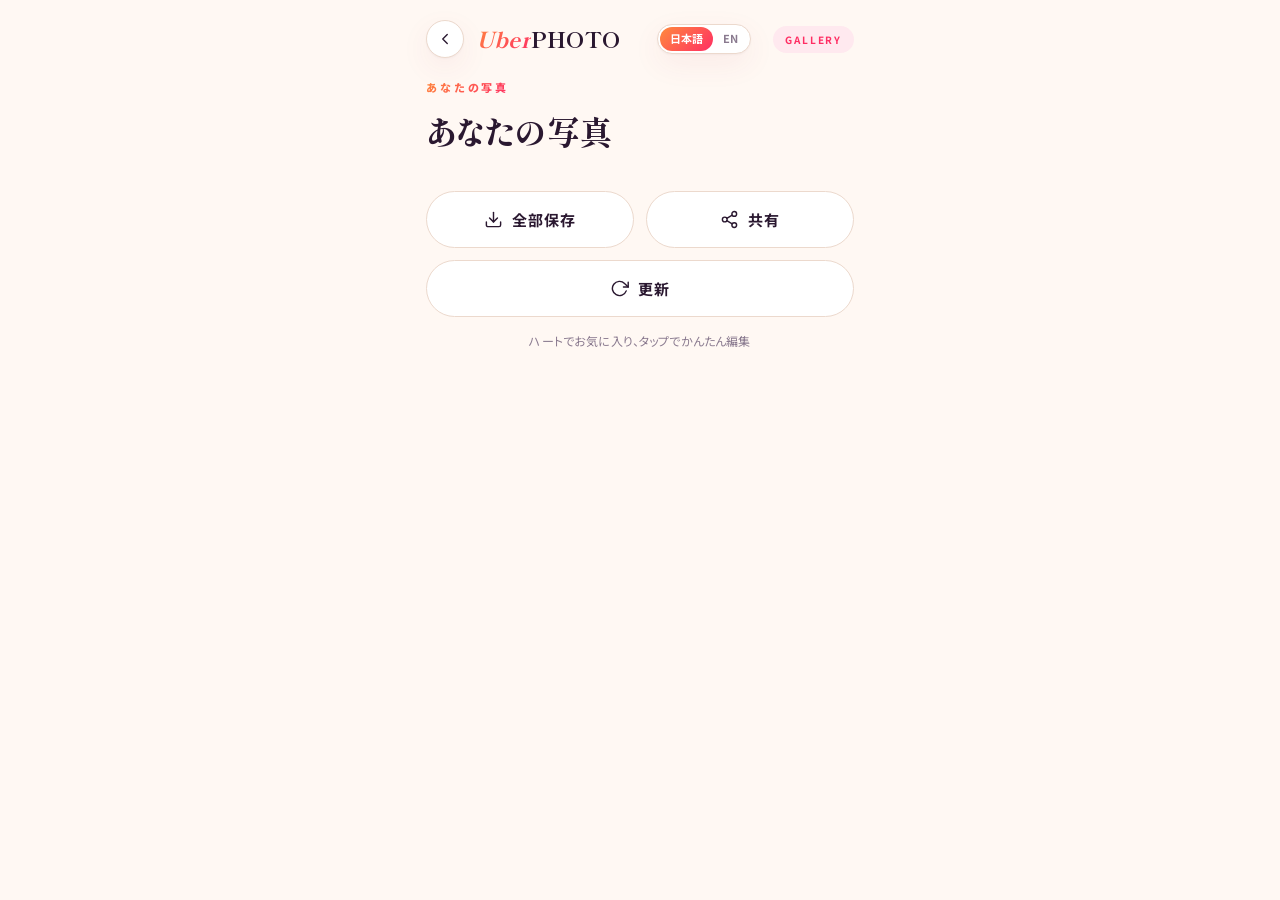
<file: static/gallery.html>
<!DOCTYPE html>
<html lang="ja">
<head>
  <meta charset="UTF-8">
  <meta name="viewport" content="width=device-width, initial-scale=1, viewport-fit=cover">
  <meta name="theme-color" content="#fff8f3">
  <link rel="manifest" href="/static/manifest.json">
  <title>UberPHOTO — ギャラリー</title>
  <link rel="preconnect" href="https://fonts.googleapis.com">
  <link rel="preconnect" href="https://fonts.gstatic.com" crossorigin>
  <link href="https://fonts.googleapis.com/css2?family=Shippori+Mincho:wght@500;600;700;800&family=Noto+Sans+JP:wght@400;500;700&display=swap" rel="stylesheet">
  <link rel="stylesheet" href="/static/css/app.css">
</head>
<body>
  <div class="app">
    <div class="topbar">
      <a class="navback" href="/" aria-label="ホームに戻る" data-i18n-aria="nav_back"><i data-icon="back" data-size="18"></i></a>
      <a class="logo" href="/"><span class="u">Uber</span>PHOTO</a>
      <div class="badge">Gallery</div>
    </div>

    <section id="gallery-view">
      <p class="eyebrow" data-i18n="g_eyebrow">Your photos</p>
      <h1 id="title" data-i18n="g_title">あなたの写真</h1>
      <p class="sub" id="meta"></p>
      <div id="empty" class="card center muted hidden" data-i18n="g_empty">まだ写真が届いていません。撮影が終わるとここに表示されます。</div>
      <div class="grid" id="grid"></div>
      <button class="btn brand fav-save hidden" id="downloadFavBtn" style="margin-top:20px"><i data-icon="heart" data-size="18"></i> <span id="favCount" data-i18n="g_save_fav">お気に入りを保存</span></button>
      <div class="btn-row" id="actions" style="margin-top:12px">
        <button class="btn secondary" id="downloadAllBtn"><i data-icon="download" data-size="18"></i> <span data-i18n="g_save_all">全部保存</span></button>
        <button class="btn secondary" id="shareBtn"><i data-icon="share" data-size="18"></i> <span data-i18n="g_share">共有</span></button>
      </div>
      <button class="btn secondary" id="refreshBtn" style="margin-top:12px"><i data-icon="refresh" data-size="18"></i> <span data-i18n="g_refresh">更新</span></button>
      <p class="muted center" style="font-size:12px;margin-top:14px" data-i18n="g_hint">ハートでお気に入り、タップでかんたん編集</p>
    </section>

    <!-- editor -->
    <section id="editor-view" class="hidden editor">
      <p class="eyebrow" data-i18n="g_edit_eyebrow">Edit</p>
      <h1 data-i18n="g_edit_h1">かんたん編集</h1>
      <canvas id="canvas"></canvas>
      <div class="slider-row"><label><i data-icon="sparkles" data-size="15"></i><span data-i18n="g_brightness">明るさ</span></label><input type="range" id="brightness" min="50" max="150" value="100"></div>
      <div class="slider-row"><label><i data-icon="image" data-size="15"></i><span data-i18n="g_contrast">コントラスト</span></label><input type="range" id="contrast" min="50" max="150" value="100"></div>
      <div class="slider-row"><label><i data-icon="heart" data-size="15"></i><span data-i18n="g_saturate">彩度</span></label><input type="range" id="saturate" min="0" max="200" value="100"></div>
      <div class="slider-row"><label><i data-icon="zap" data-size="15"></i><span data-i18n="g_warmth">暖かみ</span></label><input type="range" id="warmth" min="-50" max="50" value="0"></div>
      <button class="btn brand" id="downloadBtn"><i data-icon="download" data-size="18"></i> <span data-i18n="g_save_this">この写真を保存</span></button>
      <button class="btn secondary" id="backBtn" data-i18n="g_back">ギャラリーに戻る</button>
    </section>
  </div>

  <script src="/static/js/icons.js"></script>
  <script src="/static/js/i18n.js"></script>
  <script src="/static/js/common.js"></script>
  <script src="/static/js/gallery.js"></script>
</body>
</html>
</file>
<file: static/css/app.css>
/* ============================================================
   UberPHOTO — "Golden Hour Travel" theme
   Vibrant, warm, premium. Light base + sunset gradients.
   ============================================================ */
:root {
  --bg: #fff8f3;
  --bg-warm: #fdeadf;
  --surface: #ffffff;
  --surface-2: #fff3ec;
  --ink: #2a1830;          /* deep plum */
  --ink-soft: #8a7a8f;
  --ink-faint: #b9aebd;
  --line: #f0e3da;
  --line-strong: #ecd9cd;

  --brand1: #ff7a3d;       /* orange */
  --brand2: #ff2e63;       /* pink */
  --gold:   #ffb13c;
  --teal:   #12b3a6;
  --green:  #1fae74;

  --grad-brand: linear-gradient(135deg, #ff8a3d 0%, #ff2e63 100%);
  --grad-sunset: linear-gradient(135deg, #ffc24b 0%, #ff6a3d 48%, #ff2e63 100%);
  --grad-soft: linear-gradient(135deg, #fff0e6, #ffe6ee);

  --radius: 16px;
  --radius-lg: 24px;
  --radius-xl: 30px;
  --shadow: 0 1px 2px rgba(60,20,40,.04), 0 10px 30px rgba(180,60,80,.07);
  --shadow-lg: 0 4px 12px rgba(60,20,40,.08), 0 30px 70px rgba(180,40,70,.16);
  --shadow-brand: 0 12px 28px rgba(255,60,90,.34);
  --serif: "Shippori Mincho", "Times New Roman", serif;
  --sans: "Noto Sans JP", -apple-system, BlinkMacSystemFont, "Segoe UI", sans-serif;
}

* { box-sizing: border-box; -webkit-tap-highlight-color: transparent; }
html { -webkit-text-size-adjust: 100%; }

body {
  margin: 0;
  font-family: var(--sans);
  background: var(--bg);
  color: var(--ink);
  line-height: 1.7;
  font-feature-settings: "palt" 1;
  letter-spacing: .01em;
  overflow-x: hidden;
}

.app {
  max-width: 468px;
  margin: 0 auto;
  min-height: 100vh;
  display: flex;
  flex-direction: column;
  padding: 0 20px 64px;
  padding-bottom: calc(64px + env(safe-area-inset-bottom));
  padding-left: calc(20px + env(safe-area-inset-left));
  padding-right: calc(20px + env(safe-area-inset-right));
  position: relative;
}
.app.wide { max-width: 680px; }

/* accessibility: visible focus + reduced motion */
:focus-visible { outline: 3px solid var(--brand2); outline-offset: 2px; border-radius: 6px; }
@media (prefers-reduced-motion: reduce) {
  *, *::before, *::after { animation-duration: .001ms !important; animation-iteration-count: 1 !important; transition-duration: .001ms !important; }
}

/* ---------- icons ---------- */
.icon-wrap { display: inline-flex; align-items: center; justify-content: center; }
.ic { display: block; }

/* ---------- top bar / logo ---------- */
.topbar {
  display: flex;
  align-items: center;
  gap: 12px;
  padding: 20px 0 14px;
  padding-top: calc(20px + env(safe-area-inset-top));
  position: sticky;
  top: 0;
  background: linear-gradient(var(--bg) 72%, rgba(255,248,243,0));
  z-index: 30;
}
.navback {
  width: 38px; height: 38px; flex-shrink: 0;
  border-radius: 50%; border: 1px solid var(--line-strong);
  background: var(--surface); color: var(--ink);
  display: grid; place-items: center; cursor: pointer;
  box-shadow: var(--shadow); transition: transform .08s;
}
.navback:active { transform: scale(.92); }
a.logo { text-decoration: none; color: var(--ink); }
.logo {
  font-family: var(--serif);
  font-weight: 800;
  font-size: 22px;
  letter-spacing: .01em;
}
.logo .u {
  font-style: italic;
  background: var(--grad-brand);
  -webkit-background-clip: text; background-clip: text;
  -webkit-text-fill-color: transparent;
}
.lang-toggle {
  margin-left: auto;
  display: inline-flex;
  background: var(--surface);
  border: 1px solid var(--line-strong);
  border-radius: 999px;
  padding: 2px;
  box-shadow: var(--shadow);
}
.lang-toggle button {
  border: none; background: transparent; cursor: pointer;
  font-size: 11px; font-weight: 700; color: var(--ink-soft);
  padding: 4px 10px; border-radius: 999px; line-height: 1.4;
  font-family: var(--sans);
}
.lang-toggle button.on { background: var(--grad-brand); color: #fff; }
.lang-toggle + .badge { margin-left: 10px; }
.badge {
  margin-left: auto;
  font-size: 10px;
  letter-spacing: .18em;
  text-transform: uppercase;
  color: var(--brand2);
  background: #ffe9ef;
  border-radius: 999px;
  padding: 5px 12px;
  font-weight: 700;
}

/* ---------- typography ---------- */
.eyebrow {
  font-size: 11px;
  letter-spacing: .26em;
  text-transform: uppercase;
  font-weight: 800;
  margin: 0 0 12px;
  background: var(--grad-brand);
  -webkit-background-clip: text; background-clip: text;
  -webkit-text-fill-color: transparent;
  display: inline-block;
}
h1 {
  font-family: var(--serif);
  font-weight: 800;
  font-size: 33px;
  line-height: 1.34;
  margin: 0 0 12px;
}
h2 {
  font-family: var(--serif);
  font-weight: 700;
  font-size: 21px;
  margin: 0 0 4px;
  letter-spacing: .01em;
}
.section { margin: 40px 0 0; }
.section-head { display: flex; align-items: baseline; justify-content: space-between; margin-bottom: 16px; }
.section-head .more { font-size: 12px; color: var(--brand2); font-weight: 700; letter-spacing: .04em; }
p.sub { color: var(--ink-soft); margin: 0 0 26px; font-size: 15px; }
.muted { color: var(--ink-soft); }
.center { text-align: center; }
.big { font-size: 30px; font-weight: 800; font-family: var(--serif); }
.grad-text {
  background: var(--grad-brand);
  -webkit-background-clip: text; background-clip: text;
  -webkit-text-fill-color: transparent;
}

/* ---------- HERO (landing) ---------- */
.hero {
  position: relative;
  border-radius: var(--radius-xl);
  overflow: hidden;
  margin-top: 4px;
  aspect-ratio: 5/6;
  display: flex;
  align-items: flex-end;
  box-shadow: var(--shadow-lg);
  isolation: isolate;
}
.hero img {
  position: absolute; inset: 0;
  width: 100%; height: 100%; object-fit: cover;
  z-index: -2;
}
.hero::after {  /* sunset duotone wash */
  content: ""; position: absolute; inset: 0; z-index: -1;
  background: linear-gradient(180deg, rgba(42,24,48,.15) 0%, rgba(255,46,99,.28) 55%, rgba(42,24,48,.86) 100%),
              linear-gradient(115deg, rgba(255,138,61,.35), rgba(255,46,99,.30));
  mix-blend-mode: multiply;
}
.hero-inner { padding: 26px 24px 28px; color: #fff; }
.hero .eyebrow { color: #ffd9c2; -webkit-text-fill-color: #ffd9c2; background: none; }
.hero h1 { color: #fff; font-size: 36px; line-height: 1.3; text-shadow: 0 2px 24px rgba(40,10,30,.4); }
.hero p { color: rgba(255,255,255,.92); margin: 6px 0 0; font-size: 14.5px; }

/* ---------- buttons ---------- */
.btn {
  display: flex; align-items: center; justify-content: center; gap: 9px;
  width: 100%;
  padding: 17px 20px;
  border: none;
  border-radius: 999px;
  background: var(--ink);
  color: #fff;
  font-size: 15px;
  font-weight: 700;
  font-family: var(--sans);
  letter-spacing: .06em;
  cursor: pointer;
  margin-top: 18px;
  transition: transform .1s, box-shadow .25s, opacity .2s;
}
.btn .ic { width: 19px; height: 19px; }
.btn:active { transform: scale(.975); }
.btn:disabled { opacity: .35; cursor: not-allowed; box-shadow: none; }
.btn.brand { background: var(--grad-brand); box-shadow: var(--shadow-brand); }
.btn.accent { background: var(--grad-brand); box-shadow: var(--shadow-brand); }
.btn.secondary { background: var(--surface); color: var(--ink); border: 1.5px solid var(--line-strong); }
.btn.green { background: var(--green); box-shadow: 0 12px 28px rgba(31,174,116,.30); }
.btn.ghost { background: rgba(255,255,255,.16); color:#fff; backdrop-filter: blur(6px); border:1px solid rgba(255,255,255,.35); }
.btn-row { display: grid; grid-template-columns: 1fr 1fr; gap: 12px; }
.btn-row .btn { margin-top: 0; }

.hidden { display: none !important; }
.divider { height: 1px; background: var(--line); margin: 26px 0; border: none; }

/* ---------- cards ---------- */
.card {
  background: var(--surface);
  border: 1px solid var(--line);
  border-radius: var(--radius-lg);
  padding: 20px;
  margin-bottom: 14px;
  box-shadow: var(--shadow);
}

/* ---------- entrance animation ---------- */
.reveal { animation: rise .55s cubic-bezier(.16,.84,.44,1) both; }
.reveal:nth-child(2){animation-delay:.05s}.reveal:nth-child(3){animation-delay:.1s}.reveal:nth-child(4){animation-delay:.15s}
section { animation: rise .5s cubic-bezier(.16,.84,.44,1) both; }
@keyframes rise { from { opacity: 0; transform: translateY(12px); } to { opacity: 1; transform: none; } }

/* ---------- stats bar ---------- */
.stats-bar {
  display: grid; grid-template-columns: repeat(3,1fr);
  background: var(--surface); border:1px solid var(--line);
  border-radius: var(--radius-lg); padding: 16px 8px; margin-top: 18px;
  box-shadow: var(--shadow);
}
.stats-bar .item { text-align: center; position: relative; }
.stats-bar .item + .item::before { content:""; position:absolute; left:0; top:14%; height:72%; width:1px; background:var(--line); }
.stats-bar .v { font-family: var(--serif); font-weight: 800; font-size: 22px; display:flex; align-items:center; justify-content:center; gap:4px; }
.stats-bar .v .ic { color: var(--gold); width:17px; height:17px; }
.stats-bar .k { font-size: 10.5px; color: var(--ink-soft); letter-spacing: .08em; margin-top: 2px; }

/* ---------- how it works (steps) ---------- */
.steps { display: flex; flex-direction: column; gap: 4px; }
.step { display: grid; grid-template-columns: 52px 1fr; gap: 16px; align-items: start; padding: 6px 0; }
.step .num {
  width: 52px; height: 52px; border-radius: 16px;
  background: var(--grad-soft); color: var(--brand2);
  display: grid; place-items: center;
}
.step .num .ic { width: 24px; height: 24px; }
.step .st { font-family: var(--serif); font-weight: 700; font-size: 16px; }
.step .sd { font-size: 13px; color: var(--ink-soft); margin-top: 1px; }
.step-line { width: 2px; background: var(--line); height: 14px; margin: 2px 0 2px 25px; }

/* ---------- horizontal scroll row ---------- */
.hscroll { display: flex; gap: 14px; overflow-x: auto; padding: 4px 20px 8px; margin: 0 -20px; scroll-snap-type: x mandatory; -webkit-overflow-scrolling: touch; }
.hscroll::-webkit-scrollbar { display: none; }
.hscroll > * { scroll-snap-align: start; flex: 0 0 auto; }

/* ---------- photographer card ---------- */
.ph-card {
  width: 200px; background: var(--surface);
  border: 1px solid var(--line); border-radius: var(--radius-lg);
  overflow: hidden; box-shadow: var(--shadow);
}
.ph-card .thumb { width: 100%; aspect-ratio: 4/3; object-fit: cover; display:block; }
.ph-card .body { padding: 13px 14px 15px; }
.ph-card .nm { font-family: var(--serif); font-weight: 700; font-size: 15px; display:flex; align-items:center; gap:6px; }
.ph-card .verified { color: var(--teal); display:inline-flex; }
.ph-card .verified .ic { width:14px; height:14px; }
.ph-card .rt { display:flex; align-items:center; gap:4px; font-size:12.5px; color:var(--ink-soft); margin-top:3px; }
.ph-card .rt .ic { width:14px; height:14px; color: var(--gold); fill: var(--gold); }
.ph-card .tags { display:flex; flex-wrap:wrap; gap:5px; margin-top:9px; }
.tag { font-size:10.5px; padding:3px 9px; border-radius:999px; background:var(--surface-2); color:var(--brand2); font-weight:700; letter-spacing:.03em; }

/* ---------- duotone sample gallery ---------- */
.duo-grid { display:grid; grid-template-columns: repeat(3,1fr); gap: 8px; }
.duo {
  position: relative; aspect-ratio: 4/5; border-radius: var(--radius); overflow: hidden;
  box-shadow: var(--shadow);
}
.duo img { width:100%; height:100%; object-fit:cover; display:block; transition: transform .4s; }
.duo::after { content:""; position:absolute; inset:0; background: linear-gradient(160deg, rgba(255,138,61,.30), rgba(255,46,99,.32)); mix-blend-mode: multiply; }
.duo:active img { transform: scale(1.05); }
.duo.tall { aspect-ratio: 4/6; }

/* ---------- feature list ---------- */
.features { display:flex; flex-direction:column; gap:2px; }
.feature { display:flex; align-items:center; gap:13px; padding:11px 0; border-bottom:1px solid var(--line); }
.feature:last-child { border-bottom:none; }
.feature .fi { width:40px; height:40px; border-radius:12px; background:var(--grad-soft); color:var(--brand2); display:grid; place-items:center; flex-shrink:0; }
.feature .fi .ic { width:20px; height:20px; }
.feature .ft { font-weight:700; font-size:14.5px; }
.feature .fd { font-size:12.5px; color:var(--ink-soft); }

/* ---------- trust row ---------- */
.trust { display:grid; grid-template-columns: repeat(3,1fr); gap:10px; margin-top:6px; }
.trust .t { text-align:center; padding:14px 6px; background:var(--surface); border:1px solid var(--line); border-radius:var(--radius); box-shadow:var(--shadow); }
.trust .t .ic { color: var(--teal); width:22px; height:22px; }
.trust .t .l { font-size:11px; font-weight:700; margin-top:7px; letter-spacing:.03em; }

/* ---------- plan selection ---------- */
.plan {
  display: block; cursor: pointer;
  border: 1.5px solid var(--line-strong); border-radius: var(--radius-lg);
  padding: 16px; margin-bottom: 13px; background: var(--surface);
  transition: border-color .2s, box-shadow .2s, transform .08s; position: relative;
  box-shadow: var(--shadow);
}
.plan:active { transform: scale(.992); }
.plan.selected { border-color: transparent; box-shadow: 0 0 0 2px var(--brand2), var(--shadow-lg); }
.plan.selected::after {
  content: "✓"; position: absolute; top: 14px; right: 16px;
  width: 24px; height: 24px; background: var(--grad-brand); color:#fff;
  border-radius: 50%; font-size: 13px; display: grid; place-items: center;
}
.plan-row { display: flex; align-items: center; gap: 14px; }
.plan-thumb { width: 64px; height: 64px; border-radius: 14px; object-fit: cover; flex-shrink:0; box-shadow: var(--shadow); }
.plan-info { display: flex; flex-direction: column; flex: 1; }
.plan-name { font-family: var(--serif); font-size: 18px; font-weight: 700; }
.plan-sub { font-size: 12px; color: var(--ink-soft); margin-top: 2px; }
.plan-tag { display:inline-block; margin-top:6px; font-size:10px; font-weight:800; letter-spacing:.08em; color:var(--brand2); background:#ffe9ef; padding:2px 8px; border-radius:999px; width:fit-content; }
.plan-price { font-family: var(--serif); font-size: 24px; font-weight: 800; line-height: 1; white-space: nowrap; text-align:right; }
.plan-price .yen { font-size: 15px; }
.plan-price .tax { display: block; font-family: var(--sans); font-size: 9.5px; letter-spacing: .1em; color: var(--ink-faint); margin-top: 4px; }

/* ---------- form ---------- */
label { display: block; font-size: 11px; letter-spacing: .14em; text-transform: uppercase; color: var(--ink-soft); margin: 20px 0 8px; font-weight: 700; }
input[type=text], input[type=tel], input[type=file], textarea {
  width: 100%; padding: 15px 16px; border-radius: var(--radius);
  border: 1.5px solid var(--line-strong); background: var(--surface);
  color: var(--ink); font-size: 16px; font-family: var(--sans);
  transition: border-color .2s, box-shadow .2s;
}
textarea { resize: vertical; line-height: 1.5; }
input[type=text]:focus, input[type=tel]:focus, textarea:focus { outline: none; border-color: var(--brand2); box-shadow: 0 0 0 3px #ffe2ea; }

/* ---------- waiting ---------- */
.pulse { width: 96px; height: 96px; border-radius: 50%; margin: 30px auto 12px; background: var(--grad-brand); position: relative; animation: pulse 1.6s ease-out infinite; display:grid; place-items:center; }
.pulse .ic { color:#fff; width:36px; height:36px; }
@keyframes pulse {
  0% { box-shadow: 0 0 0 0 rgba(255,46,99,.34); transform: scale(.93); }
  70% { box-shadow: 0 0 0 32px rgba(255,46,99,0); transform: scale(1); }
  100% { box-shadow: 0 0 0 0 rgba(255,46,99,0); transform: scale(.93); }
}
.timer { font-family: var(--serif); font-size: 46px; font-weight: 800; text-align: center; font-variant-numeric: tabular-nums; }
.near { display:inline-flex; align-items:center; gap:7px; background:var(--surface); border:1px solid var(--line); border-radius:999px; padding:8px 16px; font-size:13px; font-weight:700; box-shadow:var(--shadow); }
.near .dot { width:8px; height:8px; border-radius:50%; background:var(--green); box-shadow:0 0 0 0 rgba(31,174,116,.5); animation:blink 1.4s infinite; }
@keyframes blink { 0%{box-shadow:0 0 0 0 rgba(31,174,116,.5)} 70%{box-shadow:0 0 0 8px rgba(31,174,116,0)} 100%{box-shadow:0 0 0 0 rgba(31,174,116,0)} }

/* ---------- match / avatar ---------- */
.photographer-card { display: flex; align-items: center; gap: 16px; }
.avatar { width: 64px; height: 64px; border-radius: 50%; background: var(--grad-brand); display: flex; align-items: center; justify-content: center; font-family: var(--serif); font-size: 26px; font-weight: 800; color: #fff; flex-shrink: 0; box-shadow: var(--shadow); }
.rating-inline { display:flex; align-items:center; gap:4px; font-size:13px; color:var(--ink-soft); margin-top:3px; }
.rating-inline .ic { width:14px; height:14px; color:var(--gold); fill:var(--gold); }

/* ---------- role select (index) ---------- */
.role { display: grid; grid-template-columns: 50px 1fr 18px; align-items: center; gap: 15px; text-decoration: none; color: var(--ink); background: var(--surface); border: 1px solid var(--line); border-radius: var(--radius-lg); padding: 18px; margin-bottom: 12px; box-shadow: var(--shadow); transition: transform .12s, box-shadow .25s; }
.role:active { transform: scale(.99); }
.role .ricon { width:50px; height:50px; border-radius:15px; background:var(--grad-soft); display:grid; place-items:center; color:var(--brand2); }
.role .ricon .ic { width:24px; height:24px; }
.role .t { font-family: var(--serif); font-size: 16px; font-weight: 700; }
.role .d { color: var(--ink-soft); font-size: 12.5px; margin-top: 1px; }
.role .chev { color: var(--ink-faint); display:flex; }

/* ---------- earnings / demand (photographer) ---------- */
.earn { background: var(--grad-sunset); color:#fff; border-radius: var(--radius-lg); padding: 20px; box-shadow: var(--shadow-brand); position:relative; overflow:hidden; }
.earn::after{content:"";position:absolute;right:-30px;top:-30px;width:120px;height:120px;border-radius:50%;background:rgba(255,255,255,.16)}
.earn .k { font-size:11px; letter-spacing:.14em; text-transform:uppercase; opacity:.9; }
.earn .v { font-family:var(--serif); font-size:34px; font-weight:800; margin-top:4px; }
.earn .sub { font-size:12.5px; opacity:.92; margin-top:2px; }
.meter { display:flex; align-items:center; gap:10px; margin-top:14px; }
.meter .bar { flex:1; height:8px; border-radius:999px; background:var(--line); overflow:hidden; }
.meter .fill { height:100%; border-radius:999px; background:var(--grad-brand); }
.meter .lab { font-size:12px; font-weight:700; color:var(--brand2); }

/* ---------- incoming request (photographer) ---------- */
.incoming { border: 1.5px solid var(--brand2); box-shadow: 0 0 0 4px #ffe6ee, var(--shadow); animation: rise .4s ease both, glow 2s ease-in-out infinite alternate; }
@keyframes glow { from { box-shadow: 0 0 0 4px #ffe6ee, var(--shadow);} to { box-shadow: 0 0 0 5px #ffd2e0, var(--shadow-lg);} }
.req-head { display:flex; align-items:flex-start; justify-content:space-between; gap:12px; }
.req-name { font-family: var(--serif); font-size:17px; font-weight:700; }
.req-meta { font-size:12.5px; color: var(--ink-soft); margin-top:3px; display:flex; align-items:center; gap:5px; }
.req-meta .ic { width:13px; height:13px; color: var(--brand2); flex-shrink:0; }
.req-price { font-family: var(--serif); font-size:21px; font-weight:800; color: var(--brand2); white-space:nowrap; }

/* ---------- photographer pick cards (customer selection) ---------- */
.pick-card { background: var(--surface); border: 1px solid var(--line); border-radius: var(--radius-lg); padding: 16px; margin-bottom: 13px; box-shadow: var(--shadow); animation: rise .45s ease both; }
.pick-top { display:flex; gap:14px; align-items:flex-start; }
.pick-thumb { width:72px; height:72px; border-radius:18px; object-fit:cover; flex-shrink:0; box-shadow:var(--shadow); }
.pick-name { font-family: var(--serif); font-weight:700; font-size:18px; display:flex; align-items:center; gap:6px; }
.pick-name .verified { color: var(--teal); display:inline-flex; }
.pick-rt { display:flex; align-items:center; gap:5px; font-size:13px; color:var(--ink-soft); margin-top:3px; }
.pick-rt .ic { color: var(--gold); fill: var(--gold); width:14px; height:14px; }
.pick-tags { display:flex; gap:6px; flex-wrap:wrap; margin-top:9px; }
.pick-foot { display:flex; align-items:center; justify-content:space-between; gap:12px; margin-top:14px; padding-top:13px; border-top:1px solid var(--line); }
.pick-meta { font-size:12.5px; color:var(--ink-soft); display:flex; align-items:center; gap:6px; }
.pick-meta .ic { width:14px; height:14px; color: var(--brand2); flex-shrink:0; }
.pick-btn { margin-top:0 !important; width:auto !important; padding:11px 26px; flex-shrink:0; }
.pick-top { cursor:pointer; }
.pick-chevron { color:var(--ink-faint); align-self:center; display:flex; }

/* ---------- omakase (fastest pro) button ---------- */
.omakase {
  display:flex; align-items:center; gap:14px; width:100%; text-align:left;
  border:none; cursor:pointer; padding:16px 18px; border-radius:var(--radius-lg);
  background: var(--grad-sunset); color:#fff; box-shadow: var(--shadow-brand);
  margin-bottom:18px; transition: transform .1s;
}
.omakase:active { transform: scale(.985); }
.omakase .om-ic { width:42px; height:42px; border-radius:13px; background:rgba(255,255,255,.22); display:grid; place-items:center; flex-shrink:0; }
.omakase .om-text { flex:1; display:flex; flex-direction:column; }
.omakase .om-t { font-family:var(--serif); font-weight:700; font-size:16px; }
.omakase .om-d { font-size:12px; opacity:.92; margin-top:1px; }

.or-row { display:flex; align-items:center; gap:12px; color:var(--ink-faint); font-size:12px; margin:0 0 16px; letter-spacing:.06em; }
.or-row::before, .or-row::after { content:""; flex:1; height:1px; background:var(--line); }

/* ---------- profile sheet (bottom modal) ---------- */
.sheet { position: fixed; inset: 0; z-index: 200; }
.sheet-backdrop { position:absolute; inset:0; background:rgba(26,12,22,.45); opacity:0; transition:opacity .25s; }
.sheet.open .sheet-backdrop { opacity:1; }
.sheet-body {
  position:absolute; left:0; right:0; bottom:0;
  max-width:468px; margin:0 auto;
  background:var(--bg); border-radius:26px 26px 0 0;
  padding:14px 22px 30px; max-height:90vh; overflow-y:auto;
  transform: translateY(100%); transition: transform .28s cubic-bezier(.16,.84,.44,1);
  box-shadow: 0 -10px 50px rgba(40,10,30,.3);
}
.sheet.open .sheet-body { transform: translateY(0); }
.sheet-handle { width:40px; height:4px; border-radius:999px; background:var(--line-strong); margin:2px auto 16px; }
.sheet-head { display:flex; gap:16px; align-items:center; }
.sheet-avatar { width:78px; height:78px; border-radius:20px; object-fit:cover; box-shadow:var(--shadow); flex-shrink:0; }
.sheet-name { font-family:var(--serif); font-weight:800; font-size:22px; display:flex; align-items:center; gap:7px; }
.sheet-name .verified { color:var(--teal); display:inline-flex; }
.sheet-bio { color:var(--ink-soft); font-size:14px; margin:0; }
.portfolio { display:grid; grid-template-columns:repeat(3,1fr); gap:7px; }
.portfolio img { width:100%; aspect-ratio:3/4; object-fit:cover; border-radius:12px; box-shadow:var(--shadow); }

/* ---------- reviews ---------- */
.reviews { display:flex; flex-direction:column; gap:12px; }
.review { background:var(--surface); border:1px solid var(--line); border-radius:var(--radius); padding:13px 15px; box-shadow:var(--shadow); }
.review-head { display:flex; align-items:center; gap:8px; }
.review-author { font-weight:700; font-size:13.5px; }
.review-stars { color:var(--gold); font-size:12px; letter-spacing:1px; }
.review-stars .dim { color:var(--line-strong); }
.review-ago { margin-left:auto; font-size:11px; color:var(--ink-faint); }
.review-text { font-size:13px; color:var(--ink-soft); margin-top:5px; }

/* ---------- arrival map + ETA ---------- */
.map-card { position:relative; border-radius:var(--radius-lg); overflow:hidden; box-shadow:var(--shadow); border:1px solid var(--line); }
.map-svg { display:block; width:100%; height:232px; }
.eta-badge {
  position:absolute; right:14px; bottom:14px;
  background:var(--surface); border-radius:16px; padding:10px 16px;
  box-shadow:var(--shadow-lg); text-align:center; min-width:96px;
}
.eta-num { display:block; font-family:var(--serif); font-weight:800; font-size:26px; line-height:1; color:var(--brand2); font-variant-numeric:tabular-nums; }
.eta-lab { display:block; font-size:10.5px; letter-spacing:.14em; color:var(--ink-soft); text-transform:uppercase; margin-top:4px; }

/* ---------- sticky bottom CTA (customer plan) ---------- */
.cta-bar {
  position: sticky; bottom: 0; z-index: 25;
  margin: 16px -20px 0;
  padding: 14px 20px calc(14px + env(safe-area-inset-bottom));
  background: linear-gradient(rgba(255,248,243,0) 0%, var(--bg) 28%);
}
.cta-inner {
  display: flex; align-items: center; gap: 14px;
  background: var(--surface); border: 1px solid var(--line);
  border-radius: var(--radius-xl); padding: 10px 12px 10px 18px;
  box-shadow: var(--shadow-lg);
}
.cta-summary { flex: 1; min-width: 0; }
.cta-plan { font-size: 12px; color: var(--ink-soft); }
.cta-price { font-family: var(--serif); font-weight: 800; font-size: 20px; line-height: 1.1; }
.cta-price .tax { font-size: 10px; color: var(--ink-faint); font-family: var(--sans); margin-left: 4px; }
.cta-bar .btn { margin-top: 0; width: auto; padding: 15px 24px; white-space: nowrap; }
.cta-bar .btn:disabled { box-shadow: none; }

/* ---------- loading skeletons ---------- */
.skel-card { background: var(--surface); border:1px solid var(--line); border-radius: var(--radius-lg); padding:16px; margin-bottom:13px; box-shadow:var(--shadow); }
.skel-top { display:flex; gap:14px; align-items:center; }
.skel { background: linear-gradient(100deg, var(--surface-2) 30%, #f3e7df 50%, var(--surface-2) 70%); background-size: 200% 100%; animation: shimmer 1.3s infinite; border-radius: 8px; }
.skel-thumb { width:72px; height:72px; border-radius:18px; flex-shrink:0; }
.skel-line { height:13px; margin:6px 0; }
@keyframes shimmer { from { background-position: 200% 0; } to { background-position: -200% 0; } }
@media (prefers-reduced-motion: reduce) { .skel { animation: none; } }

/* ---------- order summary (confirm) ---------- */
.summary { padding: 6px 20px; }
.sum-row { display:flex; align-items:center; justify-content:space-between; gap:16px; padding:12px 0; border-bottom:1px solid var(--line); font-size:14px; }
.sum-row:last-child { border-bottom:none; }
.sum-row span:first-child { color:var(--ink-soft); }
.sum-row b { font-weight:700; }
.sum-row.total { padding-top:14px; }
.sum-row.total b { font-family:var(--serif); font-size:24px; color:var(--brand2); }
.summary .divider { margin:6px 0; }

/* ---------- progress stepper ---------- */
.stepper { display:flex; align-items:center; margin:0 0 20px; }
.st-node { display:flex; flex-direction:column; align-items:center; gap:6px; flex-shrink:0; }
.st-dot { width:26px; height:26px; border-radius:50%; background:var(--surface); border:2px solid var(--line-strong); display:grid; place-items:center; transition:.3s; }
.st-dot::after { content:""; width:8px; height:8px; border-radius:50%; background:var(--line-strong); transition:.3s; }
.st-lab { font-size:10.5px; color:var(--ink-faint); letter-spacing:.04em; transition:.3s; white-space:nowrap; }
.st-bar { flex:1; height:2px; background:var(--line-strong); margin:0 4px; margin-bottom:22px; transition:.3s; }
.st-node.done .st-dot { background:var(--green); border-color:var(--green); }
.st-node.done .st-dot::after { content:"✓"; width:auto; height:auto; background:none; color:#fff; font-size:13px; font-weight:800; }
.st-node.done .st-lab { color:var(--ink-soft); }
.st-node.active .st-dot { border-color:var(--brand2); box-shadow:0 0 0 4px #ffe2ea; animation:stpulse 1.6s infinite; }
.st-node.active .st-dot::after { background:var(--brand2); }
.st-node.active .st-lab { color:var(--brand2); font-weight:700; }
@keyframes stpulse { 0%{box-shadow:0 0 0 0 #ffd2e0} 70%{box-shadow:0 0 0 7px rgba(255,46,99,0)} 100%{box-shadow:0 0 0 0 rgba(255,46,99,0)} }

/* ---------- empty / error state ---------- */
.empty-state { text-align:center; padding:30px 18px; background:var(--surface); border:1px solid var(--line); border-radius:var(--radius-lg); box-shadow:var(--shadow); margin-bottom:14px; }
.es-ic { width:64px; height:64px; border-radius:20px; background:var(--grad-soft); color:var(--brand2); display:grid; place-items:center; margin:0 auto 14px; }
.es-ic .ic { width:30px; height:30px; }
.es-title { font-family:var(--serif); font-weight:700; font-size:17px; }
.es-desc { color:var(--ink-soft); font-size:13px; margin-top:6px; }
.empty-state .btn { margin-top:16px; }

/* ---------- onboarding overlay ---------- */
.onb { position:fixed; inset:0; z-index:300; background:var(--bg); display:flex; flex-direction:column; }
.onb-slides { flex:1; display:flex; overflow:hidden; transition:transform .35s cubic-bezier(.16,.84,.44,1); }
.onb-slide { min-width:100%; display:flex; flex-direction:column; align-items:center; justify-content:center; text-align:center; padding:40px 32px; }
.onb-art { width:120px; height:120px; border-radius:32px; background:var(--grad-sunset); color:#fff; display:grid; place-items:center; margin-bottom:28px; box-shadow:var(--shadow-brand); }
.onb-art .ic { width:56px; height:56px; }
.onb-slide h2 { font-size:25px; margin-bottom:10px; }
.onb-slide p { color:var(--ink-soft); font-size:15px; max-width:300px; }
.onb-foot { padding:20px 24px calc(28px + env(safe-area-inset-bottom)); }
.onb-dots { display:flex; gap:8px; justify-content:center; margin-bottom:18px; }
.onb-dots i { width:8px; height:8px; border-radius:999px; background:var(--line-strong); transition:.3s; }
.onb-dots i.on { background:var(--brand2); width:22px; }
.onb-skip { position:absolute; top:calc(18px + env(safe-area-inset-top)); right:20px; background:none; border:none; color:var(--ink-soft); font-size:13px; cursor:pointer; z-index:1; }

/* ---------- PWA install banner ---------- */
.install-banner { display:flex; align-items:center; gap:12px; background:var(--ink); color:#fff; border-radius:var(--radius-lg); padding:14px 16px; margin-top:16px; box-shadow:var(--shadow-lg); }
.install-banner .ib-ic { width:38px; height:38px; border-radius:11px; background:rgba(255,255,255,.18); display:grid; place-items:center; flex-shrink:0; }
.install-banner .ib-t { flex:1; font-size:13px; line-height:1.4; }
.install-banner .ib-t b { font-family:var(--serif); }
.install-banner button { background:#fff; color:var(--ink); border:none; border-radius:999px; padding:9px 16px; font-weight:700; font-size:13px; cursor:pointer; flex-shrink:0; }
.install-banner .ib-close { background:none; color:rgba(255,255,255,.6); padding:4px 8px; font-size:18px; }

/* ---------- status pills ---------- */
.pill { display:inline-block; font-size:11px; padding:4px 12px; border-radius:999px; font-weight:700; letter-spacing:.05em; }
.pill.waiting { background:#fff1d9; color:#c98a1b; }
.pill.matched, .pill.shooting { background:#dff3f1; color:#0b8a80; }
.pill.done { background:#dff3e8; color:var(--green); }

/* ---------- operator ---------- */
.stat-grid { display: grid; grid-template-columns: repeat(2,1fr); gap: 12px; }
.stat { background: var(--surface); border:1px solid var(--line); border-radius: var(--radius); padding: 18px; box-shadow: var(--shadow); position:relative; overflow:hidden; }
.stat .ic { position:absolute; right:14px; top:14px; color:var(--ink-faint); opacity:.5; }
.stat .n { font-family: var(--serif); font-size: 32px; font-weight: 800; line-height: 1; }
.stat .l { font-size: 11px; color: var(--ink-soft); letter-spacing: .08em; text-transform: uppercase; margin-top: 8px; }
table { width:100%; border-collapse: collapse; font-size: 13px; }
th, td { text-align:left; padding: 11px 6px; border-bottom: 1px solid var(--line); }
th { color: var(--ink-soft); font-weight: 700; font-size: 10.5px; letter-spacing: .1em; text-transform: uppercase; }

.area-tag { display:inline-block; margin-left:6px; padding:1px 8px; border-radius:999px;
  background:#dff3e8; color:var(--green); font-size:11px; font-weight:700; vertical-align:middle; }

/* ---------- tip ---------- */
.tip-card { margin-top:14px; }
.tip-card h2 { display:flex; align-items:center; gap:7px; }
.tip-opts { display:grid; grid-template-columns: repeat(4,1fr); gap:9px; margin:14px 0 16px; }
.tip-opt { padding:13px 4px; border-radius:14px; border:1.5px solid var(--line-strong); background:var(--surface);
  font-weight:800; font-size:15px; font-family:var(--serif); color:var(--ink); cursor:pointer; transition:all .15s; }
.tip-opt:active { transform:scale(.95); }
.tip-opt.on { border-color:var(--brand2); background:var(--grad-soft); color:var(--brand2); box-shadow:0 0 0 3px #ffe2ea; }

/* ---------- landing: coverage areas ---------- */
.area-chips { display:flex; flex-wrap:wrap; gap:9px; }
.area-chip { display:inline-flex; align-items:center; gap:7px; padding:9px 15px; border-radius:999px;
  background:var(--surface); border:1px solid var(--line-strong); box-shadow:var(--shadow);
  font-size:13.5px; font-weight:700; color:var(--ink); text-decoration:none; transition:transform .15s, box-shadow .15s; }
.area-chip:active { transform:scale(.96); }
.area-chip .ac-emoji { font-size:15px; line-height:1; }

/* ---------- operator: area demand ---------- */
.area-demand { display:flex; flex-direction:column; gap:10px; }
.ad-row { display:grid; grid-template-columns: 84px 1fr auto; align-items:center; gap:12px; }
.ad-name { font-weight:700; font-size:13.5px; }
.ad-track { height:10px; border-radius:999px; background:var(--surface-2); overflow:hidden; }
.ad-fill { height:100%; border-radius:999px; background:linear-gradient(90deg,var(--brand1),var(--brand2)); transition:width .4s ease; }
.ad-num { font-size:12.5px; color:var(--ink-soft); font-weight:700; white-space:nowrap; }
.ad-wait { color:#c98a1b; font-weight:700; }

/* ---------- gallery ---------- */
.grid { display:grid; grid-template-columns: repeat(2,1fr); gap: 10px; }
.gphoto { position:relative; border-radius: var(--radius); overflow:hidden; box-shadow:var(--shadow); cursor:pointer; }
.gphoto img { width:100%; aspect-ratio:4/5; object-fit: cover; display:block; transition: transform .35s; background:var(--surface-2); }
.gphoto:active img { transform: scale(1.04); }
.gphoto .ed { position:absolute; right:9px; bottom:9px; width:32px; height:32px; border-radius:50%; background:rgba(42,24,48,.55); color:#fff; display:grid; place-items:center; backdrop-filter: blur(4px); }
.gphoto .ed .ic { width:16px; height:16px; }

/* ---------- editor ---------- */
.editor canvas { width: 100%; border-radius: var(--radius); background: var(--surface-2); box-shadow: var(--shadow); }
.slider-row { display:flex; align-items:center; gap:14px; margin: 14px 0; }
.slider-row label { margin:0; width:78px; flex-shrink:0; text-transform:none; letter-spacing:.03em; font-size:12.5px; color:var(--ink); display:flex; align-items:center; gap:6px; }
.slider-row label .ic { width:15px; height:15px; color:var(--brand2); }
.slider-row input[type=range] { flex:1; -webkit-appearance:none; appearance:none; height:3px; background: var(--line-strong); border-radius:3px; }
.slider-row input[type=range]::-webkit-slider-thumb { -webkit-appearance:none; appearance:none; width:22px; height:22px; border-radius:50%; background: var(--grad-brand); cursor:pointer; box-shadow: var(--shadow); }

/* ---------- toast ---------- */
.toast { position: fixed; bottom: 26px; left: 50%; transform: translateX(-50%); background: var(--ink); color: #fff; padding: 13px 22px; border-radius: 999px; font-size: 13.5px; z-index: 100; max-width: 88%; box-shadow: var(--shadow-lg); animation: rise .3s ease both; }

/* ---------- misc ---------- */
.footnote { color: var(--ink-faint); font-size: 12px; letter-spacing: .06em; margin-top: 30px; }
.chips { display:flex; gap:8px; flex-wrap:wrap; margin-top:10px; }
.chip { display:inline-flex; align-items:center; gap:6px; font-size:12px; font-weight:700; padding:7px 13px; border-radius:999px; background:var(--surface); border:1px solid var(--line); box-shadow:var(--shadow); }
.chip .ic { width:15px; height:15px; color:var(--brand2); }

/* ---------- spot quick-pick ---------- */
.spot-chips { display:flex; flex-wrap:wrap; gap:8px; margin:0 0 10px; }
.spot-chip {
  font-family:var(--sans); font-size:13px; font-weight:700; cursor:pointer;
  padding:9px 14px; border-radius:999px; background:var(--surface);
  border:1.5px solid var(--line-strong); color:var(--ink); transition:.18s;
}
.spot-chip:active { transform:scale(.96); }
.spot-chip.on { background:var(--grad-brand); color:#fff; border-color:transparent; box-shadow:var(--shadow-brand); }
.spot-hint { display:flex; align-items:center; gap:7px; font-size:12.5px; color:var(--ink-soft); margin:9px 2px 0; }
.spot-hint .ic { color:var(--gold); flex-shrink:0; }

/* ---------- detail option chips ---------- */
.mini-label { display:flex; align-items:center; gap:6px; font-size:12px; letter-spacing:.04em; text-transform:none; color:var(--ink); font-weight:700; margin:16px 0 9px; }
.mini-label .ic { color:var(--brand2); }
.opt-chips { display:flex; flex-wrap:wrap; gap:8px; }
.opt-chip {
  font-family:var(--sans); font-size:13.5px; font-weight:700; cursor:pointer;
  padding:9px 15px; border-radius:12px; background:var(--surface-2);
  border:1.5px solid transparent; color:var(--ink-soft); transition:.18s;
}
.opt-chip:active { transform:scale(.96); }
.opt-chip.on { background:#fff; color:var(--brand2); border-color:var(--brand2); box-shadow:0 0 0 3px #ffe2ea; }

/* ---------- post-shoot review ---------- */
.review-card { margin-top:18px; text-align:center; animation:rise .45s ease both; }
.rv-head h2 { margin:0; }
.star-pick { display:flex; justify-content:center; gap:6px; margin:14px 0 16px; }
.star { background:none; border:none; cursor:pointer; padding:4px; line-height:0; transition:transform .12s; }
.star:active { transform:scale(.88); }
.star .ic { color:var(--line-strong); transition:.15s; }
.star.on .ic { color:var(--gold); fill:var(--gold); }
.review-card textarea { text-align:left; }
.review-card .btn { margin-top:14px; }
.rv-thanks { display:flex; align-items:center; justify-content:center; gap:8px; color:var(--green); font-weight:700; font-size:14px; padding:8px 0; }
.rv-thanks .ic { color:var(--green); }

/* ---------- photographer brief ---------- */
.brief .brief-row { display:flex; align-items:center; justify-content:space-between; gap:14px; padding:9px 0; border-bottom:1px solid var(--line); font-size:14px; }
.brief .brief-row:last-child { border-bottom:none; }
.brief .bl { display:flex; align-items:center; gap:7px; color:var(--ink-soft); font-size:13px; }
.brief .bl .ic { color:var(--brand2); }
.brief .brief-row b { text-align:right; }
.brief-note { padding:10px 0 2px; border-top:1px solid var(--line); margin-top:4px; }
.brief-note .bl { margin-bottom:5px; }
.brief-note p { margin:0; font-size:14px; color:var(--ink); background:var(--surface-2); border-radius:var(--radius); padding:11px 13px; line-height:1.55; }

/* ---------- gallery favorites ---------- */
.gphoto .fav-btn {
  position:absolute; left:9px; top:9px; width:34px; height:34px; border-radius:50%;
  background:rgba(42,24,48,.5); border:none; color:#fff; display:grid; place-items:center;
  cursor:pointer; backdrop-filter:blur(4px); transition:transform .12s, background .2s;
}
.gphoto .fav-btn .ic { width:18px; height:18px; }
.gphoto .fav-btn:active { transform:scale(.85); }
.gphoto .fav-btn.on { background:var(--brand2); }
.gphoto .fav-btn.on .ic { fill:#fff; }
.fav-save { animation:rise .35s ease both; }

/* ---------- photographer: my profile card ---------- */
.profile-card .pc-head { display:flex; align-items:center; gap:14px; }
.pc-avatar { width:58px; height:58px; border-radius:50%; object-fit:cover; flex-shrink:0; border:2px solid var(--surface); box-shadow:var(--shadow); background:var(--surface-2); }
.pc-name { font-family:var(--serif); font-size:18px; font-weight:700; overflow:hidden; text-overflow:ellipsis; white-space:nowrap; }
.pc-tags { margin-top:7px; }
.pc-bio { font-size:13px; margin:14px 0 4px; line-height:1.6; }
.profile-card .btn { margin-top:14px; }

/* ---------- photographer: profile editor ---------- */
.avatar-edit { display:flex; flex-direction:column; align-items:center; gap:12px; margin:6px 0 8px; }
.ae-img { width:104px; height:104px; border-radius:50%; object-fit:cover; border:3px solid var(--surface); box-shadow:var(--shadow-lg); background:var(--surface-2); }
.ae-btn { display:inline-flex; align-items:center; gap:8px; cursor:pointer;
  background:var(--surface); border:1.5px solid var(--line-strong); color:var(--ink);
  border-radius:999px; padding:10px 18px; font-size:13px; font-weight:700; font-family:var(--sans); }
.ae-btn .ic { color:var(--brand2); }
.ae-btn:active { transform:scale(.97); }

.pf-grid { display:grid; grid-template-columns:repeat(3,1fr); gap:9px; margin-bottom:12px; }
.pf-item { position:relative; aspect-ratio:1/1; border-radius:var(--radius); overflow:hidden; box-shadow:var(--shadow); background:var(--surface-2); }
.pf-item img { width:100%; height:100%; object-fit:cover; display:block; }
.pf-remove { position:absolute; top:6px; right:6px; width:26px; height:26px; border-radius:50%;
  background:rgba(42,24,48,.62); color:#fff; border:none; cursor:pointer; font-size:17px; line-height:1;
  display:grid; place-items:center; backdrop-filter:blur(3px); }
.pf-remove:active { transform:scale(.85); }
.pf-add { display:flex; align-items:center; justify-content:center; gap:9px; cursor:pointer;
  border:1.6px dashed var(--line-strong); border-radius:var(--radius-lg); padding:16px;
  color:var(--ink-soft); font-size:14px; font-weight:700; background:var(--surface); transition:.18s; }
.pf-add .ic { color:var(--brand2); }
.pf-add:active { transform:scale(.99); }
.pf-add.busy { opacity:.55; pointer-events:none; }
#step-profile .btn.brand { margin-top:22px; }

/* ---------- spot map picker (customer) ---------- */
.pick-map { position:relative; border-radius:var(--radius-lg); overflow:hidden; border:1px solid var(--line); box-shadow:var(--shadow); margin-bottom:11px; }
.pmap-svg { display:block; width:100%; height:218px; }
.pmap-cap { position:absolute; left:10px; bottom:10px; display:flex; align-items:center; gap:6px;
  background:rgba(255,255,255,.93); backdrop-filter:blur(5px); border-radius:999px; padding:6px 13px;
  font-size:12.5px; font-weight:700; box-shadow:var(--shadow); max-width:calc(100% - 20px); }
.pmap-cap .ic { color:var(--brand2); flex-shrink:0; }
.pmap-cap span { overflow:hidden; text-overflow:ellipsis; white-space:nowrap; }
.spot-pin { cursor:pointer; }
.spot-pin .sp-dot { fill:#fff; stroke:var(--brand2); stroke-width:3; transform-box:fill-box; transform-origin:center; transition:transform .18s, fill .18s; }
.spot-pin .sp-ring { fill:var(--brand2); opacity:0; transform-box:fill-box; transform-origin:center; }
.spot-pin:active .sp-dot { transform:scale(.86); }
.spot-pin.on .sp-dot { fill:var(--brand2); transform:scale(1.28); }
.spot-pin.on .sp-ring { opacity:.22; animation:pinpulse 1.7s ease-out infinite; }
@keyframes pinpulse { 0%{ transform:scale(.6); opacity:.3 } 70%{ transform:scale(1.7); opacity:0 } 100%{ opacity:0 } }
@media (prefers-reduced-motion: reduce) { .spot-pin.on .sp-ring { animation:none; } }

/* ---------- styled select ---------- */
.select-wrap { position:relative; }
.select-wrap select {
  width:100%; padding:15px 44px 15px 16px; border-radius:var(--radius);
  border:1.5px solid var(--line-strong); background:var(--surface); color:var(--ink);
  font-size:16px; font-family:var(--sans); appearance:none; -webkit-appearance:none; cursor:pointer;
  transition:border-color .2s, box-shadow .2s;
}
.select-wrap select:focus { outline:none; border-color:var(--brand2); box-shadow:0 0 0 3px #ffe2ea; }
.select-chev { position:absolute; right:14px; top:50%; transform:translateY(-50%); color:var(--ink-faint); pointer-events:none; }

/* ---------- chat (customer ⇄ photographer) ---------- */
.chat-fab {
  position:fixed; right:18px; bottom:calc(20px + env(safe-area-inset-bottom)); z-index:120;
  width:60px; height:60px; border-radius:50%; border:none; cursor:pointer; color:#fff;
  background:var(--grad-brand); box-shadow:var(--shadow-brand); display:grid; place-items:center;
  transition:transform .12s;
}
.chat-fab .ic { width:25px; height:25px; }
.chat-fab:active { transform:scale(.9); }
.chat-fab.ping { animation:fabping .9s ease 2; }
@keyframes fabping { 0%,100%{ transform:scale(1) } 35%{ transform:scale(1.14) } }
.chat-fab-badge { position:absolute; top:-3px; right:-3px; min-width:22px; height:22px; padding:0 6px;
  border-radius:999px; background:var(--ink); color:#fff; font-size:12px; font-weight:800;
  display:grid; place-items:center; border:2px solid var(--bg); }

.chat-body { display:flex; flex-direction:column; height:84vh; max-height:84vh; overflow:hidden; }
.chat-head { display:flex; align-items:center; gap:12px; padding-bottom:12px; border-bottom:1px solid var(--line); }
.chat-avatar { width:44px; height:44px; border-radius:50%; object-fit:cover; background:var(--surface-2); flex-shrink:0; }
.chat-name { font-family:var(--serif); font-weight:700; font-size:16px; overflow:hidden; text-overflow:ellipsis; white-space:nowrap; }
.chat-sub { font-size:11.5px; }
.chat-close { margin-left:auto; background:none; border:none; font-size:25px; line-height:1; color:var(--ink-faint); cursor:pointer; padding:0 6px; align-self:flex-start; }

.chat-log { flex:1; overflow-y:auto; padding:14px 2px; display:flex; flex-direction:column; gap:9px; }
.chat-empty { text-align:center; font-size:13px; margin:auto; line-height:1.7; }
.chat-msg { display:flex; flex-direction:column; max-width:80%; }
.chat-msg.me { align-self:flex-end; align-items:flex-end; }
.chat-msg.them { align-self:flex-start; align-items:flex-start; }
.chat-msg .bubble { padding:10px 14px; border-radius:18px; font-size:14px; line-height:1.55; word-break:break-word; white-space:pre-wrap; }
.chat-msg.me .bubble { background:var(--grad-brand); color:#fff; border-bottom-right-radius:6px; }
.chat-msg.them .bubble { background:var(--surface); border:1px solid var(--line); border-bottom-left-radius:6px; box-shadow:var(--shadow); }
.chat-time { font-size:10px; color:var(--ink-faint); margin:3px 7px 0; }

.chat-input { display:flex; gap:9px; align-items:center; padding-top:12px; border-top:1px solid var(--line); }
.chat-input input { flex:1; margin:0; padding:13px 16px; }
.chat-send { width:48px; height:48px; flex-shrink:0; border-radius:50%; border:none; cursor:pointer;
  background:var(--grad-brand); color:#fff; display:grid; place-items:center; box-shadow:var(--shadow-brand); }
.chat-send:active { transform:scale(.9); }

/* inline chat card (photographer session) */
.chat-card .chat-log { max-height:240px; background:var(--surface-2); border-radius:var(--radius); padding:12px; }
.chat-card .chat-empty { min-height:96px; }
.chat-card .chat-msg.them .bubble { background:#fff; }

/* ---------- landing flourish ---------- */
.app:has(.aura) { isolation:isolate; }
.aura {
  position:absolute; top:-70px; left:50%; transform:translateX(-50%); width:540px; max-width:140%; height:330px; z-index:-1; pointer-events:none;
  background: radial-gradient(58% 58% at 28% 32%, rgba(255,138,61,.32), transparent 70%),
              radial-gradient(54% 54% at 76% 36%, rgba(255,46,99,.28), transparent 72%),
              radial-gradient(50% 50% at 52% 70%, rgba(255,177,60,.22), transparent 74%);
  filter: blur(22px); animation: auraFloat 9s ease-in-out infinite;
}
@keyframes auraFloat { 0%,100%{ transform:translateX(-50%) translateY(0) } 50%{ transform:translateX(-50%) translateY(18px) } }
.hero::before {
  content:""; position:absolute; top:0; left:-65%; width:48%; height:100%; z-index:0;
  background:linear-gradient(100deg, transparent, rgba(255,255,255,.32), transparent);
  transform:skewX(-18deg); animation:sweep 6.5s ease-in-out infinite;
}
@keyframes sweep { 0%{ left:-65% } 58%,100%{ left:135% } }
.hero-badge {
  position:absolute; top:16px; right:16px; z-index:1; display:flex; align-items:center; gap:8px;
  background:rgba(255,255,255,.92); backdrop-filter:blur(6px); border-radius:15px; padding:8px 13px;
  box-shadow:var(--shadow-lg); animation:floaty 4.6s ease-in-out infinite;
}
.hero-badge .hb-star { color:var(--gold); fill:var(--gold); }
.hero-badge b { font-family:var(--serif); font-size:17px; line-height:1; }
.hero-badge small { display:block; font-size:9px; color:var(--ink-soft); letter-spacing:.1em; margin-top:1px; }
@keyframes floaty { 0%,100%{ transform:translateY(0) } 50%{ transform:translateY(-6px) } }
.live-pill {
  display:flex; align-items:center; gap:9px; justify-content:center; margin:16px auto 0; padding:10px 18px;
  background:var(--surface); border:1px solid var(--line); border-radius:999px; box-shadow:var(--shadow);
  font-size:13px; font-weight:700; width:fit-content; max-width:100%;
}
.live-pill .dot { width:8px; height:8px; border-radius:50%; background:var(--green); animation:blink 1.4s infinite; flex-shrink:0; }
.live-pill b { color:var(--brand2); }
@media (prefers-reduced-motion: reduce) { .aura, .hero::before, .hero-badge { animation:none; } }

/* ============ HOME (landing) — modern refresh (scoped to .home) ============ */
.home { padding-bottom: calc(40px + env(safe-area-inset-bottom)); }

/* immersive full-bleed hero */
.home-hero {
  position: relative;
  margin: 6px -20px 0;
  border-radius: 30px;
  overflow: hidden;
  min-height: 568px;
  display: flex;
  isolation: isolate;
  box-shadow: var(--shadow-lg);
  animation: rise .5s ease both;
}
.home-hero img { position:absolute; inset:0; width:100%; height:100%; object-fit:cover; z-index:-2; transform:scale(1.02); }
.hh-scrim {
  position:absolute; inset:0; z-index:-1;
  background:
    linear-gradient(180deg, rgba(20,8,20,.06) 0%, rgba(20,8,20,0) 26%, rgba(18,6,18,.5) 70%, rgba(13,4,16,.88) 100%),
    radial-gradient(130% 80% at 82% 6%, rgba(255,120,70,.32), transparent 58%);
}
.hh-chips { position:absolute; top:16px; left:16px; right:16px; display:flex; justify-content:space-between; gap:8px; z-index:1; }
.glass-chip {
  display:inline-flex; align-items:center; gap:7px;
  padding:8px 13px; border-radius:999px; max-width:74%;
  background: rgba(255,255,255,.15);
  border:1px solid rgba(255,255,255,.32);
  -webkit-backdrop-filter: blur(12px); backdrop-filter: blur(12px);
  color:#fff; font-size:12.5px; font-weight:700;
  box-shadow: 0 6px 22px rgba(15,5,18,.22);
}
.glass-chip span { overflow:hidden; text-overflow:ellipsis; white-space:nowrap; }
.glass-chip b { color:#fff; }
.glass-chip .dot { width:8px; height:8px; border-radius:50%; flex-shrink:0; background:#39e09b; box-shadow:0 0 0 4px rgba(57,224,155,.22); animation:blink 1.4s infinite; }
.glass-chip.rating .hb-star { color:var(--gold); fill:var(--gold); }
.glass-chip.rating b { font-family:var(--serif); font-size:14px; }

.hh-body { margin-top:auto; padding:26px 24px 30px; color:#fff; }
.hh-body .eyebrow { color:#ffd9c2; -webkit-text-fill-color:#ffd9c2; background:none; letter-spacing:.22em; }
.hh-body h1 { color:#fff; font-size:42px; line-height:1.18; margin:9px 0 0; letter-spacing:-.012em; text-shadow:0 3px 30px rgba(18,4,14,.5); }
.hh-sub { color:rgba(255,255,255,.92); font-size:14.5px; margin:11px 0 0; max-width:31ch; }
.hh-cta { margin-top:22px; height:54px; border-radius:16px; font-size:16px; }
.hh-join { display:inline-flex; align-items:center; justify-content:center; gap:6px; width:100%; margin-top:13px; color:#fff; font-weight:700; font-size:13.5px; text-decoration:none; opacity:.9; }
.hh-join:active { opacity:1; transform:scale(.99); }

/* bento stats */
.home .bento { display:grid; grid-template-columns:repeat(3,1fr); gap:10px; margin-top:14px; }
.bento-cell { background:var(--surface); border:1px solid var(--line); border-radius:20px; padding:16px 10px; text-align:center; box-shadow:var(--shadow); }
.bc-v { font-family:var(--serif); font-weight:800; font-size:24px; line-height:1; display:flex; align-items:center; justify-content:center; gap:4px; }
.bc-v .ic { color:var(--gold); fill:var(--gold); width:16px; height:16px; }
.bc-plus, .bc-unit { font-size:14px; }
.bc-k { font-size:10.5px; color:var(--ink-soft); letter-spacing:.05em; margin-top:8px; }

/* auto-scrolling photo marquee */
.home .marquee { margin:18px -20px 2px; overflow:hidden;
  -webkit-mask-image:linear-gradient(90deg, transparent, #000 7%, #000 93%, transparent);
  mask-image:linear-gradient(90deg, transparent, #000 7%, #000 93%, transparent); }
.marquee-track { display:flex; gap:10px; width:max-content; animation:marquee 34s linear infinite; }
.marquee-track img { width:126px; height:160px; object-fit:cover; border-radius:16px; flex:0 0 auto; box-shadow:var(--shadow); background:var(--surface-2); }
@keyframes marquee { from { transform:translateX(0); } to { transform:translateX(-50%); } }

/* lightly modernise the rest of the home sections */
.home .section-head h2 { font-size:21px; letter-spacing:-.01em; }
.home .ph-card { width:208px; border-radius:22px; }
.home .ph-card .thumb { aspect-ratio:4/5; }
.home .role { border-radius:22px; }

@media (prefers-reduced-motion: reduce) { .marquee-track { animation:none; } .home-hero { animation:none; } }
</file>
